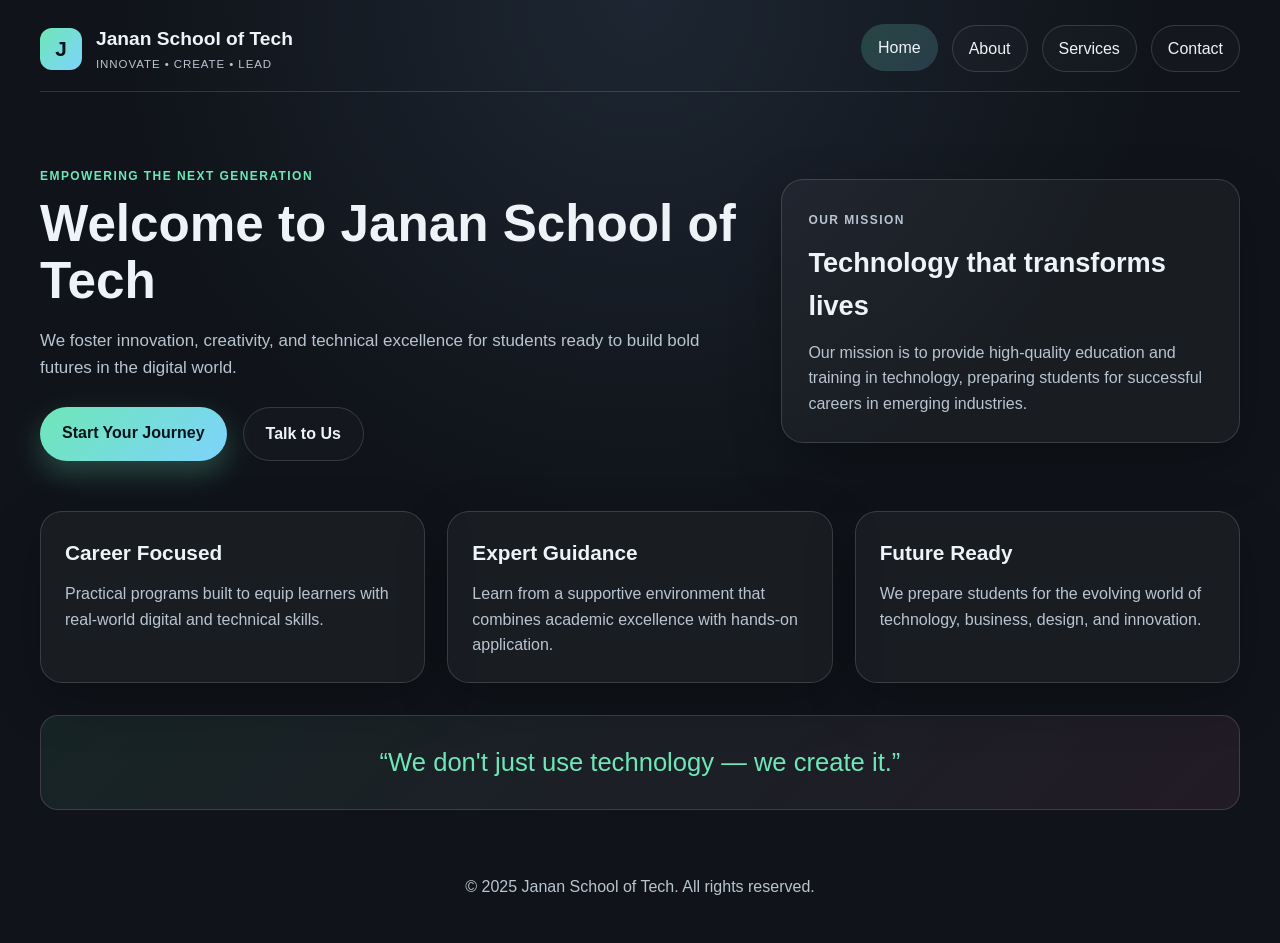
<file: index.html>
<!DOCTYPE html>
<html lang="en">
  <head>
    <meta charset="UTF-8" />
    <meta name="viewport" content="width=device-width, initial-scale=1.0" />
    <title>Janan School of Tech | Home</title>
    <link rel="stylesheet" href="style.css" />
  </head>
  <body class="page home-page">
    <header class="site-header">
      <div class="brand-wrap">
        <span class="brand-mark">J</span>
        <div>
          <p class="brand-name">Janan School of Tech</p>
          <p class="brand-tag">Innovate • Create • Lead</p>
        </div>
      </div>

      <nav class="main-nav" aria-label="Main navigation">
        <ul>
          <li><a href="index.html" class="active">Home</a></li>
          <li><a href="about us.html">About</a></li>
          <li><a href="services.html">Services</a></li>
          <li><a href="contact.html">Contact</a></li>
        </ul>
      </nav>
    </header>

    <main class="page-main">
      <section class="hero">
        <div class="hero-copy">
          <p class="eyebrow">Empowering the next generation</p>
          <h1>Welcome to Janan School of Tech</h1>
          <p class="lead">
            We foster innovation, creativity, and technical excellence for students
            ready to build bold futures in the digital world.
          </p>

          <div class="hero-actions">
            <a href="services.html" class="primary-btn">Start Your Journey</a>
            <a href="contact.html" class="secondary-btn">Talk to Us</a>
          </div>
        </div>

        <div class="hero-panel">
          <p class="mini-label">Our mission</p>
          <h2>Technology that transforms lives</h2>
          <p>
            Our mission is to provide high-quality education and training in
            technology, preparing students for successful careers in emerging
            industries.
          </p>
        </div>
      </section>

      <section class="feature-grid">
        <article class="info-card">
          <h3>Career Focused</h3>
          <p>
            Practical programs built to equip learners with real-world digital and
            technical skills.
          </p>
        </article>

        <article class="info-card">
          <h3>Expert Guidance</h3>
          <p>
            Learn from a supportive environment that combines academic excellence
            with hands-on application.
          </p>
        </article>

        <article class="info-card">
          <h3>Future Ready</h3>
          <p>
            We prepare students for the evolving world of technology, business,
            design, and innovation.
          </p>
        </article>
      </section>

      <section class="quote-block">
        <p>“We don't just use technology — we create it.”</p>
      </section>
    </main>

    <footer class="site-footer">
      <p>&copy; 2025 Janan School of Tech. All rights reserved.</p>
    </footer>
  </body>
</html>
</file>
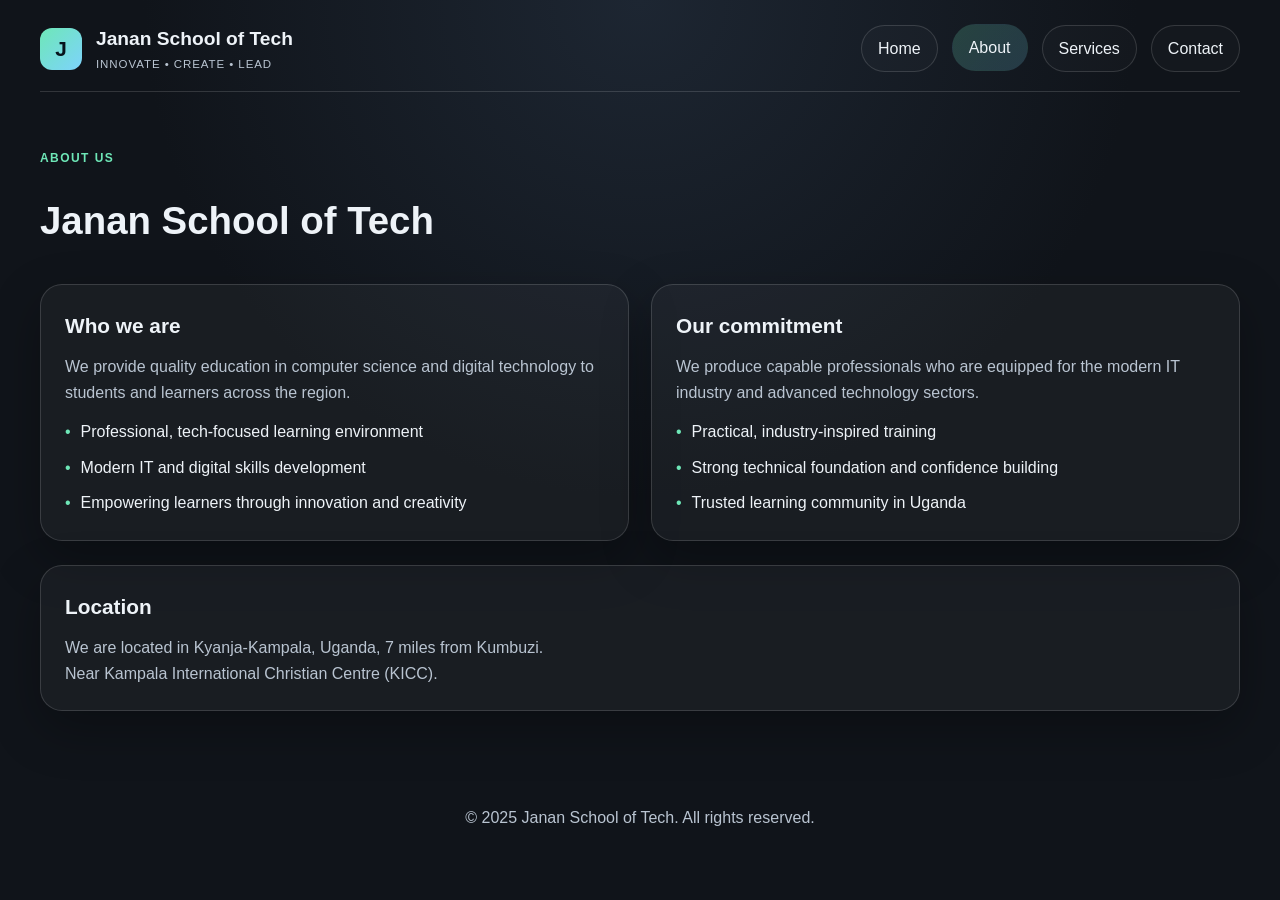
<file: about us.html>
<!DOCTYPE html>
<html lang="en">
  <head>
    <meta charset="UTF-8" />
    <meta name="viewport" content="width=device-width, initial-scale=1.0" />
    <title>Janan School of Tech | About</title>
    <link rel="stylesheet" href="style.css" />
  </head>
  <body class="page">
    <header class="site-header">
      <div class="brand-wrap">
        <span class="brand-mark">J</span>
        <div>
          <p class="brand-name">Janan School of Tech</p>
          <p class="brand-tag">Innovate • Create • Lead</p>
        </div>
      </div>

      <nav class="main-nav" aria-label="Main navigation">
        <ul>
          <li><a href="index.html">Home</a></li>
          <li><a href="about us.html" class="active">About</a></li>
          <li><a href="services.html">Services</a></li>
          <li><a href="contact.html">Contact</a></li>
        </ul>
      </nav>
    </header>

    <main class="page-main content-box">
      <section>
        <p class="eyebrow">About us</p>
        <h1 class="section-heading">Janan School of Tech</h1>
      </section>

      <section class="about-grid">
        <article class="about-card">
          <h3>Who we are</h3>
          <p>
            We provide quality education in computer science and digital technology
            to students and learners across the region.
          </p>
          <ul class="about-points">
            <li>Professional, tech-focused learning environment</li>
            <li>Modern IT and digital skills development</li>
            <li>Empowering learners through innovation and creativity</li>
          </ul>
        </article>

        <article class="about-card">
          <h3>Our commitment</h3>
          <p>
            We produce capable professionals who are equipped for the modern IT
            industry and advanced technology sectors.
          </p>
          <ul class="about-points">
            <li>Practical, industry-inspired training</li>
            <li>Strong technical foundation and confidence building</li>
            <li>Trusted learning community in Uganda</li>
          </ul>
        </article>
      </section>

      <section class="about-card">
        <h3>Location</h3>
        <p>We are located in Kyanja-Kampala, Uganda, 7 miles from Kumbuzi.</p>
        <p>Near Kampala International Christian Centre (KICC).</p>
      </section>
    </main>

    <footer class="site-footer">
      <p>&copy; 2025 Janan School of Tech. All rights reserved.</p>
    </footer>
  </body>
</html>
</file>
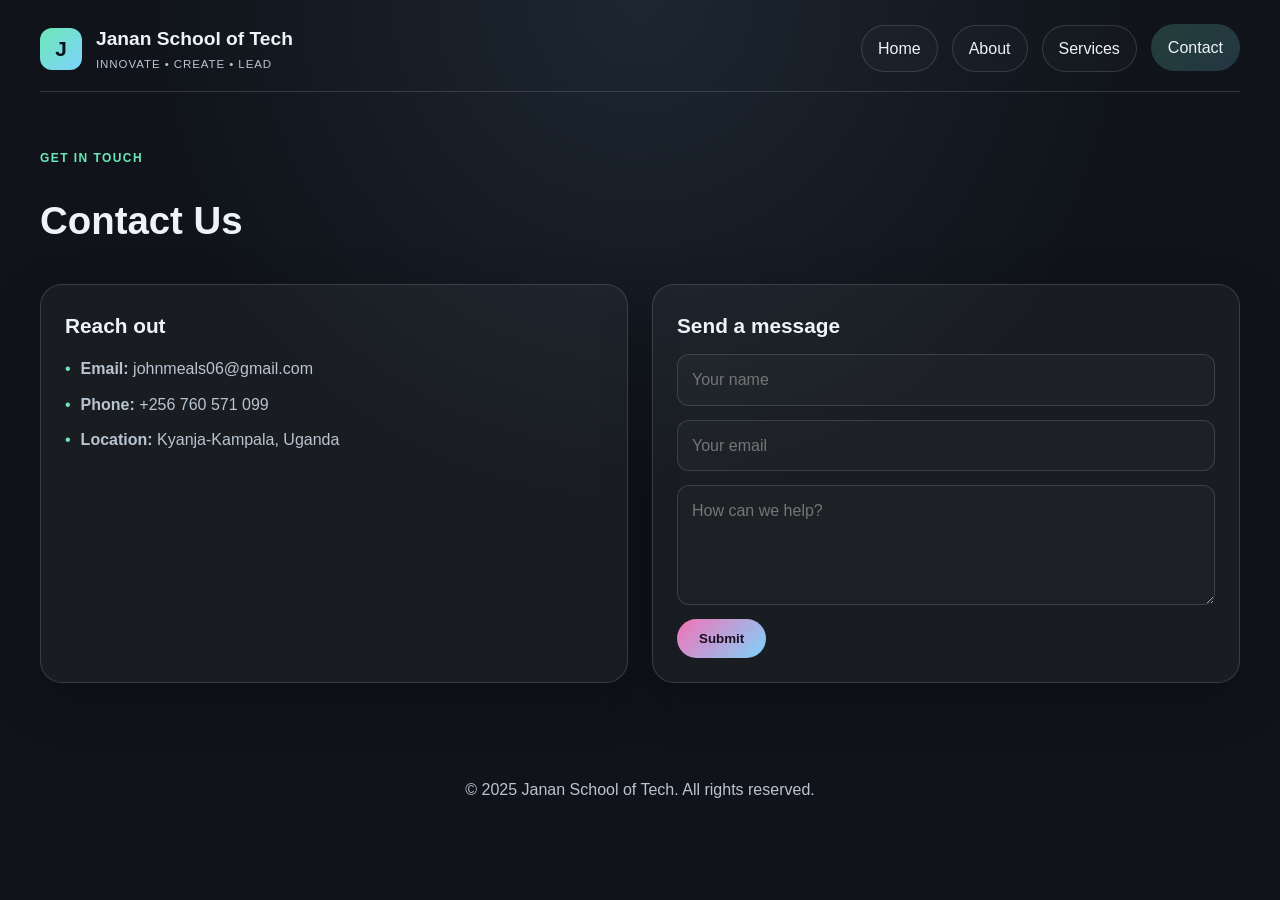
<file: contact.html>
<!DOCTYPE html>
<html lang="en">
  <head>
    <meta charset="UTF-8" />
    <meta name="viewport" content="width=device-width, initial-scale=1.0" />
    <title>Janan School of Tech | Contact</title>
    <link rel="stylesheet" href="style.css" />
  </head>
  <body class="page">
    <header class="site-header">
      <div class="brand-wrap">
        <span class="brand-mark">J</span>
        <div>
          <p class="brand-name">Janan School of Tech</p>
          <p class="brand-tag">Innovate • Create • Lead</p>
        </div>
      </div>

      <nav class="main-nav" aria-label="Main navigation">
        <ul>
          <li><a href="index.html">Home</a></li>
          <li><a href="about us.html">About</a></li>
          <li><a href="services.html">Services</a></li>
          <li><a href="contact.html" class="active">Contact</a></li>
        </ul>
      </nav>
    </header>

    <main class="page-main content-box">
      <section>
        <p class="eyebrow">Get in touch</p>
        <h1 class="section-heading">Contact Us</h1>
      </section>

      <section class="contact-layout">
        <article class="contact-panel">
          <h3>Reach out</h3>
          <ul class="contact-list">
            <li><strong>Email:</strong> <a href="mailto:johnmeals06@gmail.com">johnmeals06@gmail.com</a></li>
            <li><strong>Phone:</strong> <a href="tel:+256760571099">+256 760 571 099</a></li>
            <li><strong>Location:</strong> Kyanja-Kampala, Uganda</li>
          </ul>
        </article>

        <article class="contact-panel">
          <h3>Send a message</h3>
          <form class="contact-form">
            <input type="text" placeholder="Your name" aria-label="Your name" />
            <input type="email" placeholder="Your email" aria-label="Your email" />
            <textarea placeholder="How can we help?" aria-label="Message"></textarea>
            <button type="submit">Submit</button>
          </form>
        </article>
      </section>
    </main>

    <footer class="site-footer">
      <p>&copy; 2025 Janan School of Tech. All rights reserved.</p>
    </footer>
  </body>
</html>
</file>
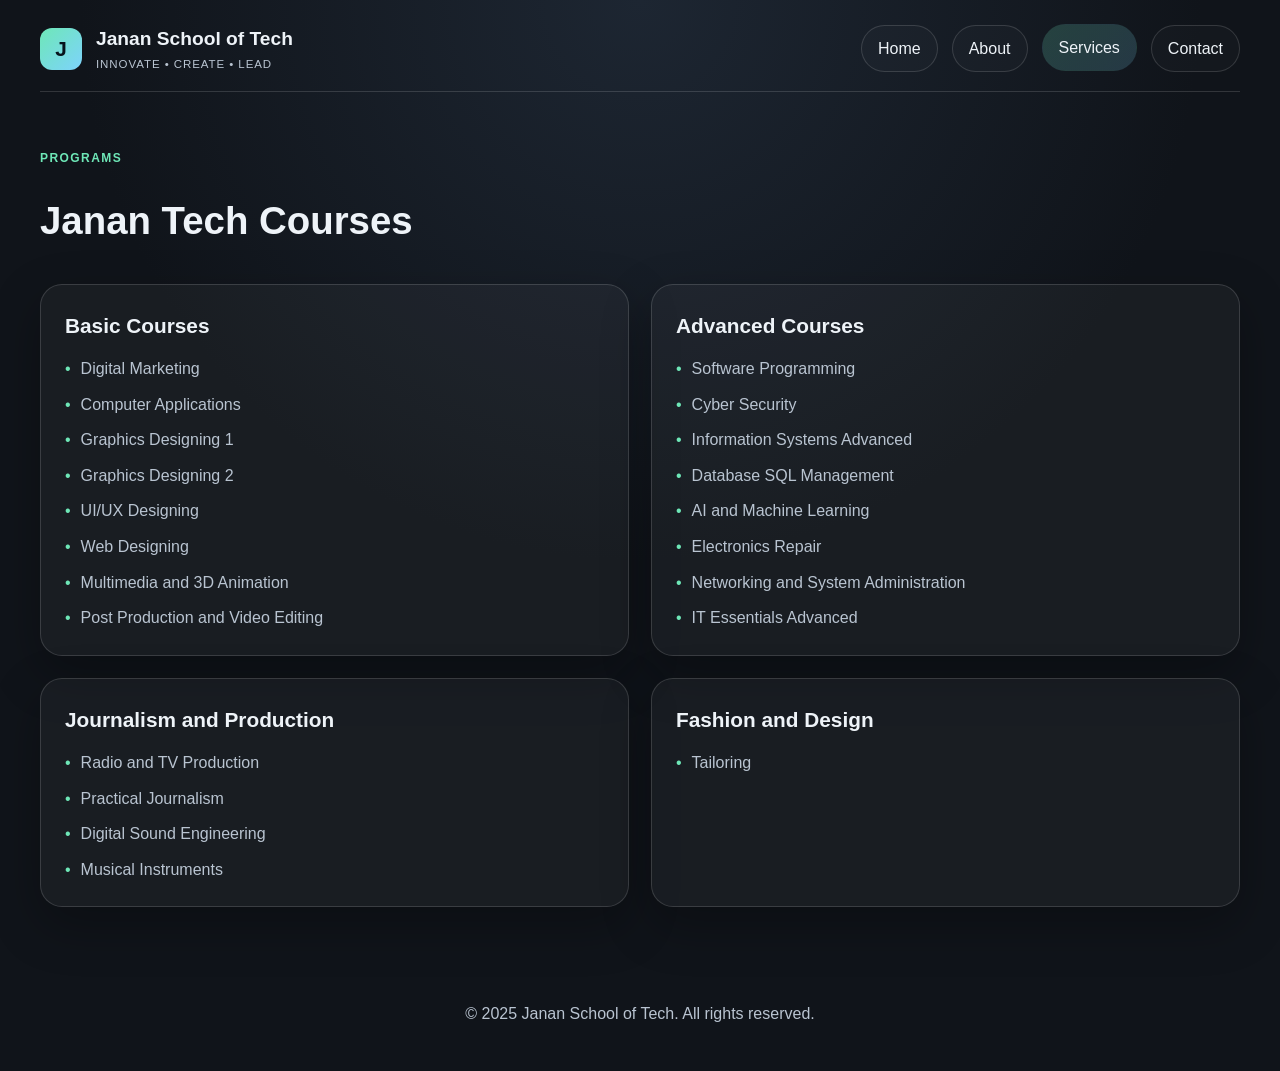
<file: services.html>
<!DOCTYPE html>
<html lang="en">
  <head>
    <meta charset="UTF-8" />
    <meta name="viewport" content="width=device-width, initial-scale=1.0" />
    <title>Janan School of Tech | Services</title>
    <link rel="stylesheet" href="style.css" />
  </head>
  <body class="page">
    <header class="site-header">
      <div class="brand-wrap">
        <span class="brand-mark">J</span>
        <div>
          <p class="brand-name">Janan School of Tech</p>
          <p class="brand-tag">Innovate • Create • Lead</p>
        </div>
      </div>

      <nav class="main-nav" aria-label="Main navigation">
        <ul>
          <li><a href="index.html">Home</a></li>
          <li><a href="about us.html">About</a></li>
          <li><a href="services.html" class="active">Services</a></li>
          <li><a href="contact.html">Contact</a></li>
        </ul>
      </nav>
    </header>

    <main class="page-main content-box">
      <section>
        <p class="eyebrow">Programs</p>
        <h1 class="section-heading">Janan Tech Courses</h1>
      </section>

      <section class="service-grid">
        <article class="service-card">
          <h3>Basic Courses</h3>
          <ul class="course-list">
            <li>Digital Marketing</li>
            <li>Computer Applications</li>
            <li>Graphics Designing 1</li>
            <li>Graphics Designing 2</li>
            <li>UI/UX Designing</li>
            <li>Web Designing</li>
            <li>Multimedia and 3D Animation</li>
            <li>Post Production and Video Editing</li>
          </ul>
        </article>

        <article class="service-card">
          <h3>Advanced Courses</h3>
          <ul class="course-list">
            <li>Software Programming</li>
            <li>Cyber Security</li>
            <li>Information Systems Advanced</li>
            <li>Database SQL Management</li>
            <li>AI and Machine Learning</li>
            <li>Electronics Repair</li>
            <li>Networking and System Administration</li>
            <li>IT Essentials Advanced</li>
          </ul>
        </article>

        <article class="service-card">
          <h3>Journalism and Production</h3>
          <ul class="course-list">
            <li>Radio and TV Production</li>
            <li>Practical Journalism</li>
            <li>Digital Sound Engineering</li>
            <li>Musical Instruments</li>
          </ul>
        </article>

        <article class="service-card">
          <h3>Fashion and Design</h3>
          <ul class="course-list">
            <li>Tailoring</li>
          </ul>
        </article>
      </section>
    </main>

    <footer class="site-footer">
      <p>&copy; 2025 Janan School of Tech. All rights reserved.</p>
    </footer>
  </body>
</html>
</file>
<file: style.css>
* {
  margin: 0;
  padding: 0;
  box-sizing: border-box;
}

:root {
  --bg-dark: #10141a;
  --bg-lighter: #171d26;
  --panel: rgba(255, 255, 255, 0.04);
  --primary: #6ee7b7;
  --secondary: #7dd3fc;
  --accent: #f472b6;
  --text: #eef3f8;
  --muted: #b9c4d1;
  --line: rgba(255, 255, 255, 0.14);
  --shadow: 0 18px 50px rgba(0, 0, 0, 0.28);
}

html {
  scroll-behavior: smooth;
}

body {
  font-family: "Segoe UI", Tahoma, Geneva, Verdana, sans-serif;
  background: radial-gradient(circle at top, #1d2632, var(--bg-dark) 45%);
  color: var(--text);
  min-height: 100vh;
  line-height: 1.6;
}

img {
  max-width: 100%;
  display: block;
}

a {
  text-decoration: none;
  color: inherit;
}

.page {
  width: min(1200px, calc(100% - 32px));
  margin: 0 auto;
}

.site-header {
  display: flex;
  justify-content: space-between;
  align-items: center;
  padding: 24px 0 18px;
  border-bottom: 1px solid var(--line);
  margin-bottom: 32px;
}

.brand-wrap {
  display: flex;
  align-items: center;
  gap: 14px;
}

.brand-mark {
  width: 42px;
  height: 42px;
  border-radius: 12px;
  display: grid;
  place-items: center;
  background: linear-gradient(135deg, var(--primary), var(--secondary));
  color: #07131c;
  font-weight: 800;
  font-size: 1.3rem;
}

.brand-name {
  font-size: 1.2rem;
  font-weight: 700;
}

.brand-tag {
  color: var(--muted);
  font-size: 0.72rem;
  letter-spacing: 0.08em;
  text-transform: uppercase;
}

.main-nav ul {
  display: flex;
  gap: 14px;
  list-style: none;
  flex-wrap: wrap;
}

.main-nav a {
  display: inline-block;
  padding: 10px 16px;
  border: 1px solid var(--line);
  border-radius: 999px;
  color: var(--text);
  background: rgba(255, 255, 255, 0.02);
  transition: 0.25s ease;
}

.main-nav a:hover,
.main-nav a.active {
  border-color: transparent;
  background: linear-gradient(135deg, rgba(110, 231, 183, 0.2), rgba(125, 211, 252, 0.18));
  transform: translateY(-1px);
}

.page-main {
  padding: 20px 0 40px;
}

.hero {
  display: grid;
  grid-template-columns: 1.4fr 0.9fr;
  gap: 28px;
  align-items: center;
  padding: 18px 0 26px;
}

.eyebrow,
.mini-label {
  display: inline-block;
  letter-spacing: 0.12em;
  text-transform: uppercase;
  color: var(--primary);
  font-size: 0.75rem;
  font-weight: 700;
  margin-bottom: 10px;
}

.hero h1 {
  font-size: clamp(2.3rem, 4vw, 4.2rem);
  line-height: 1.1;
  margin-bottom: 18px;
}

.lead {
  font-size: 1.06rem;
  color: var(--muted);
  max-width: 680px;
}

.hero-actions {
  display: flex;
  gap: 16px;
  flex-wrap: wrap;
  margin-top: 26px;
}

.primary-btn,
.secondary-btn {
  display: inline-block;
  padding: 13px 22px;
  border-radius: 999px;
  font-weight: 700;
  transition: transform 0.2s ease, box-shadow 0.2s ease;
}

.primary-btn {
  background: linear-gradient(135deg, var(--primary), var(--secondary));
  color: #041319;
  box-shadow: 0 12px 28px rgba(110, 231, 183, 0.25);
}

.secondary-btn {
  border: 1px solid var(--line);
  background: rgba(255, 255, 255, 0.02);
  color: var(--text);
}

.primary-btn:hover,
.secondary-btn:hover {
  transform: translateY(-2px);
}

.hero-panel,
.info-card,
.about-card,
.contact-panel,
.service-card {
  background: var(--panel);
  border: 1px solid var(--line);
  border-radius: 22px;
  box-shadow: var(--shadow);
}

.hero-panel {
  padding: 26px;
}

.hero-panel h2 {
  font-size: 1.7rem;
  margin-bottom: 12px;
}

.hero-panel p {
  color: var(--muted);
}

.feature-grid {
  display: grid;
  grid-template-columns: repeat(3, minmax(0, 1fr));
  gap: 22px;
  margin: 24px 0 32px;
}

.info-card,
.service-card,
.about-card,
.contact-panel {
  padding: 24px;
}

.info-card h3,
.service-card h3,
.about-card h3,
.contact-panel h3 {
  margin-bottom: 12px;
  font-size: 1.3rem;
}

.info-card p,
.service-card p,
.about-card p,
.contact-panel p,
.contact-list li,
.course-list li,
.course-item li {
  color: var(--muted);
}

.quote-block {
  padding: 26px 18px;
  text-align: center;
  font-size: clamp(1.2rem, 2vw, 2rem);
  color: var(--primary);
  background: linear-gradient(135deg, rgba(110, 231, 183, 0.08), rgba(244, 114, 182, 0.08));
  border: 1px solid var(--line);
  border-radius: 18px;
}

.content-box {
  display: grid;
  gap: 24px;
  margin: 12px 0 30px;
}

.section-heading {
  margin-top: 12px;
  margin-bottom: 8px;
  font-size: clamp(1.8rem, 3vw, 2.7rem);
}

.service-grid,
.contact-grid,
.about-grid {
  display: grid;
  gap: 22px;
  grid-template-columns: repeat(2, minmax(0, 1fr));
}

.course-list,
.contact-list,
.course-item,
.about-points {
  list-style: none;
  display: grid;
  gap: 10px;
  margin-top: 14px;
}

.course-list li::before,
.contact-list li::before,
.about-points li::before {
  content: "•";
  color: var(--primary);
  margin-right: 10px;
}

.contact-layout {
  display: grid;
  grid-template-columns: 1fr 1fr;
  gap: 24px;
}

.contact-form {
  display: grid;
  gap: 14px;
}

.contact-form input,
.contact-form textarea {
  width: 100%;
  border-radius: 12px;
  border: 1px solid var(--line);
  background: rgba(255, 255, 255, 0.02);
  color: var(--text);
  padding: 12px 14px;
  font: inherit;
}

.contact-form textarea {
  min-height: 120px;
  resize: vertical;
}

.contact-form button {
  justify-self: start;
  background: linear-gradient(135deg, var(--accent), var(--secondary));
  border: none;
  color: #1b0e1d;
  font-weight: 800;
  border-radius: 999px;
  padding: 12px 22px;
  cursor: pointer;
}

.site-footer {
  text-align: center;
  color: var(--muted);
  padding: 24px 0 44px;
}

@media (max-width: 820px) {
  .site-header,
  .hero,
  .service-grid,
  .contact-grid,
  .about-grid,
  .contact-layout,
  .feature-grid {
    grid-template-columns: 1fr;
  }

  .site-header {
    display: grid;
    gap: 18px;
    justify-content: stretch;
  }

  .main-nav ul {
    width: 100%;
    justify-content: flex-start;
  }
}

@media (max-width: 520px) {
  .page {
    width: min(100% - 20px, 1200px);
  }

  .site-header {
    padding-top: 18px;
  }

  .main-nav ul {
    display: grid;
    gap: 8px;
  }

  .main-nav a {
    width: 100%;
    text-align: center;
  }

  .hero-actions {
    flex-direction: column;
  }

  .primary-btn,
  .secondary-btn {
    width: 100%;
    text-align: center;
  }
}
</file>
